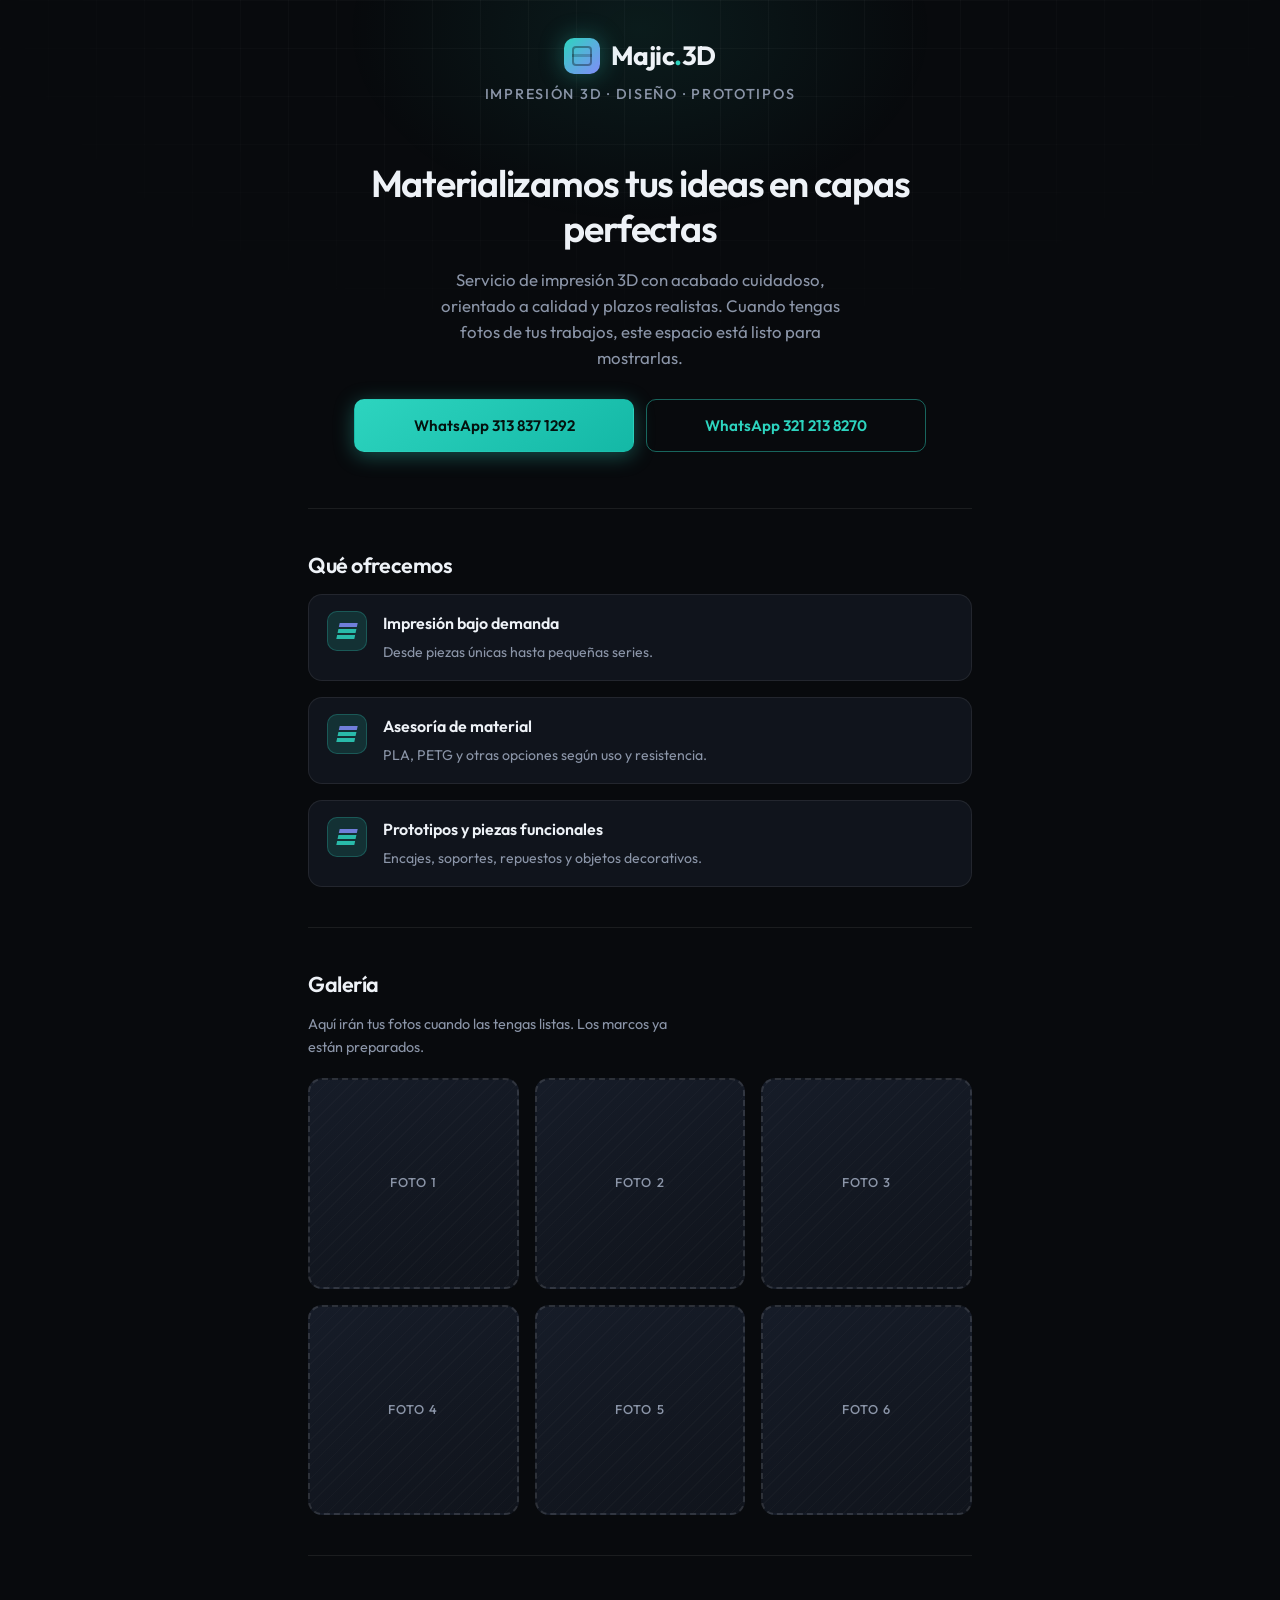
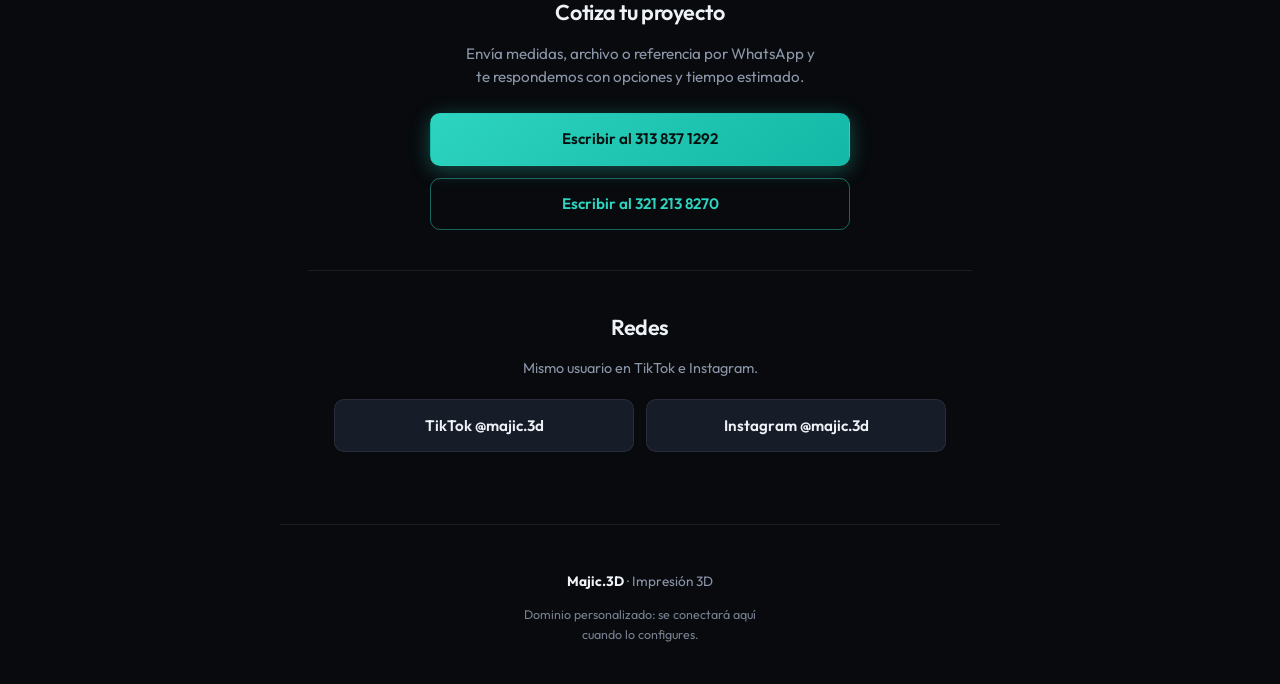
<file: index.html>
<!DOCTYPE html>
<html lang="es">
<head>
  <meta charset="UTF-8" />
  <meta name="viewport" content="width=device-width, initial-scale=1, viewport-fit=cover" />
  <meta name="description" content="Majic.3D — Impresión 3D profesional. Cotiza por WhatsApp." />
  <title>Majic.3D · Impresión 3D</title>
  <link rel="preconnect" href="https://fonts.googleapis.com" />
  <link rel="preconnect" href="https://fonts.gstatic.com" crossorigin />
  <link href="https://fonts.googleapis.com/css2?family=Outfit:wght@300;400;500;600;700&display=swap" rel="stylesheet" />
  <link rel="stylesheet" href="styles.css" />
</head>
<body>
  <div class="bg-grid" aria-hidden="true"></div>
  <div class="bg-glow" aria-hidden="true"></div>

  <header class="site-header">
    <div class="logo">
      <span class="logo-mark" aria-hidden="true"></span>
      <span class="logo-text">Majic<span class="logo-dot">.</span>3D</span>
    </div>
    <p class="tagline">Impresión 3D · Diseño · Prototipos</p>
  </header>

  <main>
    <section class="hero">
      <h1>Materializamos tus ideas en capas perfectas</h1>
      <p class="lead">
        Servicio de impresión 3D con acabado cuidadoso, orientado a calidad y plazos realistas.
        Cuando tengas fotos de tus trabajos, este espacio está listo para mostrarlas.
      </p>
      <div class="hero-actions">
        <a class="btn btn-primary" href="https://wa.me/573138371292" target="_blank" rel="noopener noreferrer">
          WhatsApp 313 837 1292
        </a>
        <a class="btn btn-primary btn-outline" href="https://wa.me/573212138270" target="_blank" rel="noopener noreferrer">
          WhatsApp 321 213 8270
        </a>
      </div>
    </section>

    <section class="section" aria-labelledby="servicios-title">
      <h2 id="servicios-title">Qué ofrecemos</h2>
      <ul class="feature-list">
        <li>
          <span class="feature-icon" aria-hidden="true"></span>
          <div>
            <strong>Impresión bajo demanda</strong>
            <span>Desde piezas únicas hasta pequeñas series.</span>
          </div>
        </li>
        <li>
          <span class="feature-icon" aria-hidden="true"></span>
          <div>
            <strong>Asesoría de material</strong>
            <span>PLA, PETG y otras opciones según uso y resistencia.</span>
          </div>
        </li>
        <li>
          <span class="feature-icon" aria-hidden="true"></span>
          <div>
            <strong>Prototipos y piezas funcionales</strong>
            <span>Encajes, soportes, repuestos y objetos decorativos.</span>
          </div>
        </li>
      </ul>
    </section>

    <section class="section gallery-section" aria-labelledby="galeria-title">
      <h2 id="galeria-title">Galería</h2>
      <p class="section-note">Aquí irán tus fotos cuando las tengas listas. Los marcos ya están preparados.</p>
      <div class="gallery-grid">
        <div class="photo-slot"><span class="slot-label">Foto 1</span></div>
        <div class="photo-slot"><span class="slot-label">Foto 2</span></div>
        <div class="photo-slot"><span class="slot-label">Foto 3</span></div>
        <div class="photo-slot"><span class="slot-label">Foto 4</span></div>
        <div class="photo-slot"><span class="slot-label">Foto 5</span></div>
        <div class="photo-slot"><span class="slot-label">Foto 6</span></div>
      </div>
    </section>

    <section class="section cta-section">
      <h2>Cotiza tu proyecto</h2>
      <p>Envía medidas, archivo o referencia por WhatsApp y te respondemos con opciones y tiempo estimado.</p>
      <div class="stack-actions">
        <a class="btn btn-primary btn-block" href="https://wa.me/573138371292" target="_blank" rel="noopener noreferrer">
          Escribir al 313 837 1292
        </a>
        <a class="btn btn-primary btn-block btn-outline" href="https://wa.me/573212138270" target="_blank" rel="noopener noreferrer">
          Escribir al 321 213 8270
        </a>
      </div>
    </section>

    <section class="section social-section" aria-labelledby="redes-title">
      <h2 id="redes-title">Redes</h2>
      <p class="section-note">Mismo usuario en TikTok e Instagram.</p>
      <div class="social-row">
        <a class="btn btn-social tiktok" href="https://www.tiktok.com/@majic.3d" target="_blank" rel="noopener noreferrer">
          TikTok @majic.3d
        </a>
        <a class="btn btn-social instagram" href="https://www.instagram.com/majic.3d/" target="_blank" rel="noopener noreferrer">
          Instagram @majic.3d
        </a>
      </div>
    </section>
  </main>

  <footer class="site-footer">
    <p><strong>Majic.3D</strong> · Impresión 3D</p>
    <p class="footer-domain">Dominio personalizado: se conectará aquí cuando lo configures.</p>
  </footer>
</body>
</html>
</file>
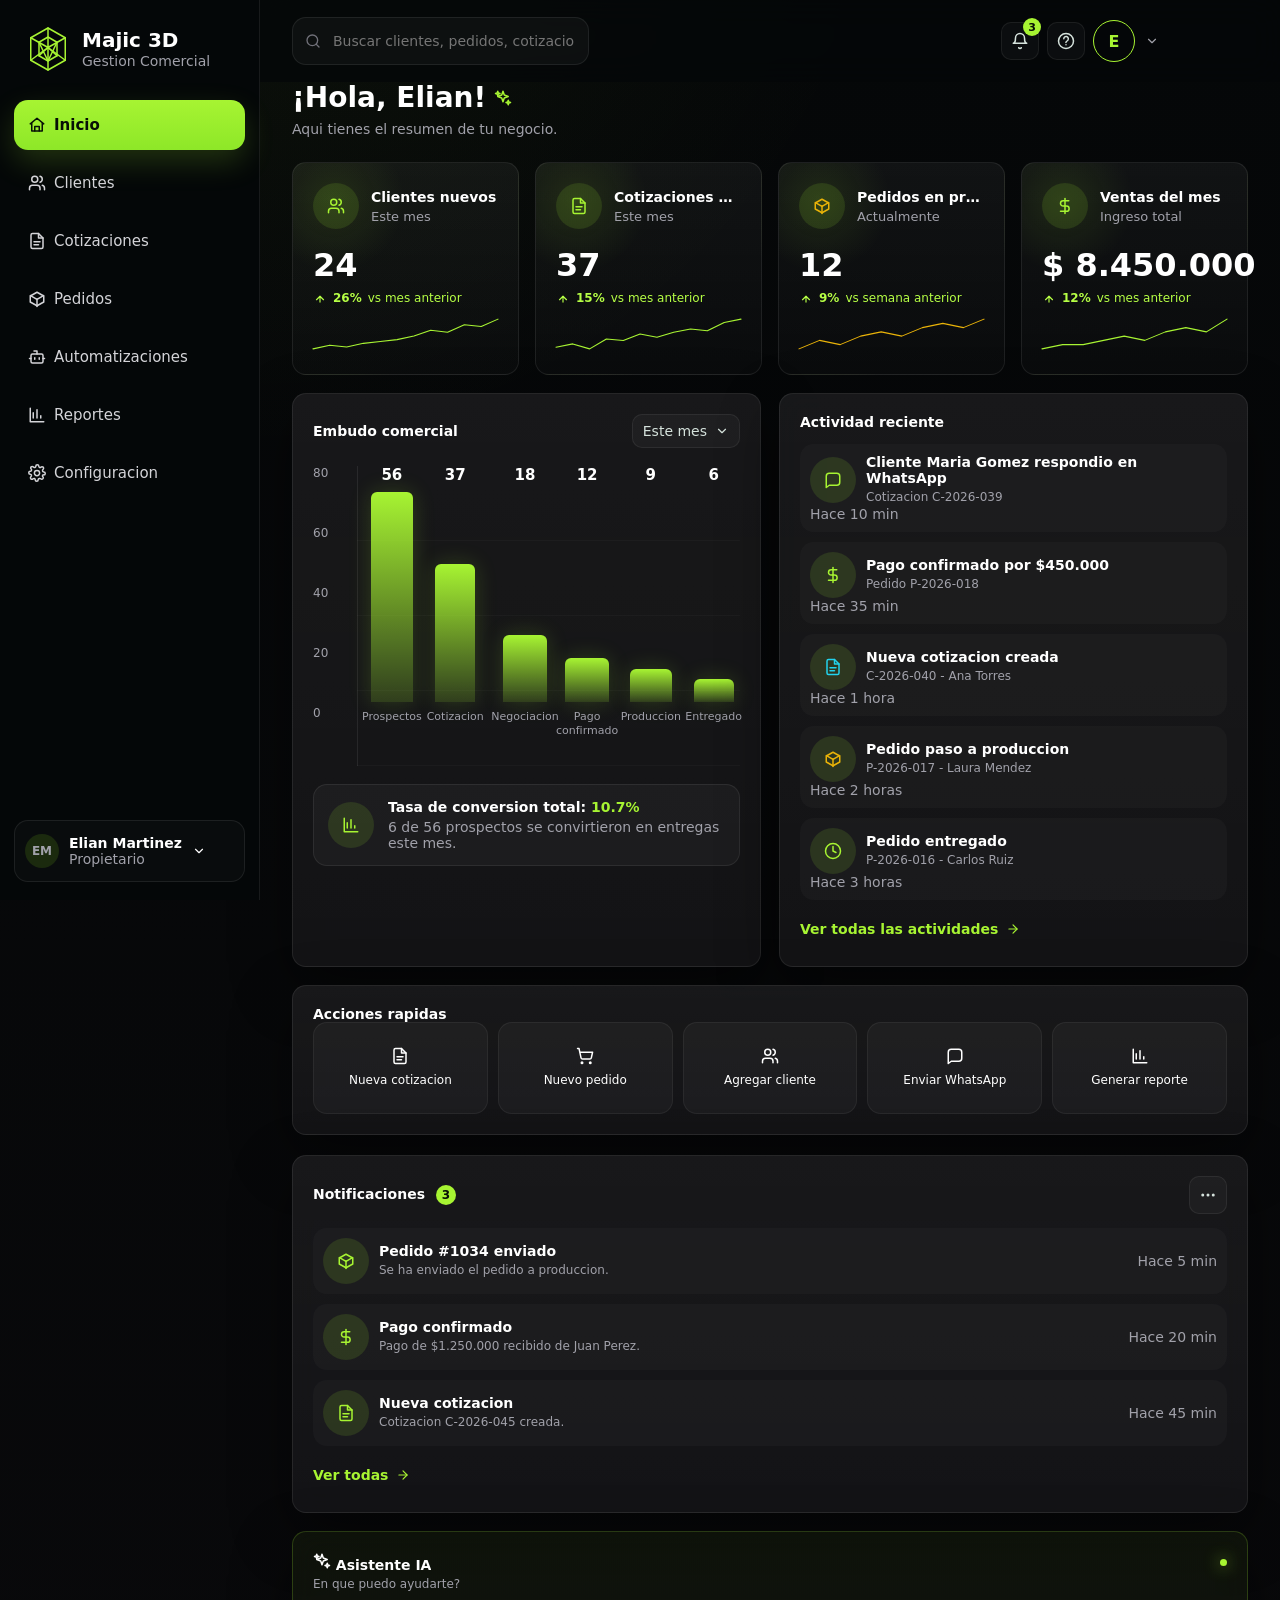
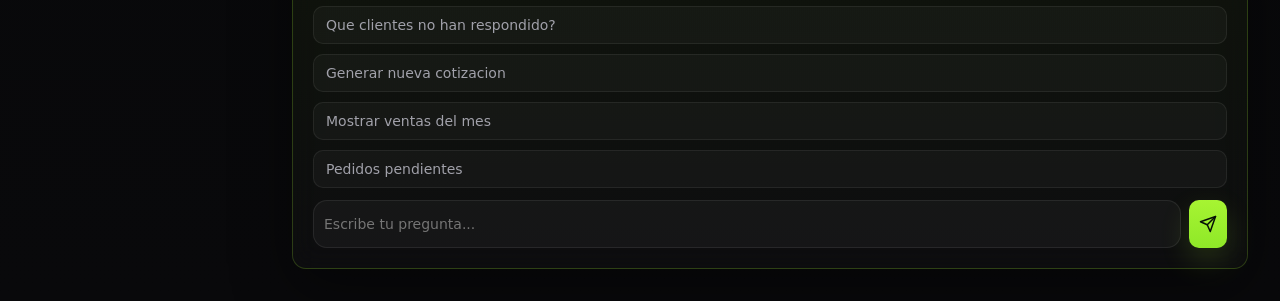
<file: doker/n8n/dashboard/index.html>
<!doctype html>
<html lang="es">
  <head>
    <meta charset="utf-8" />
    <meta name="viewport" content="width=device-width, initial-scale=1" />
    <meta name="theme-color" content="#050807" />
    <title>Majic 3D - Gestion Comercial</title>
    <link rel="stylesheet" href="./styles.css" />
  </head>
  <body>
    <div id="app" class="app-shell"></div>
    <script src="./app.js"></script>
  </body>
</html>
</file>
<file: styles.css>
/* Majic.3D — minimal, mobile-first, sin imágenes */

:root {
  --bg-deep: #080a0d;
  --bg-card: #10141c;
  --bg-elevated: #161c28;
  --border: rgba(255, 255, 255, 0.08);
  --text: #eef2f7;
  --text-muted: #8b95a8;
  --accent: #2dd4bf;
  --accent-dim: rgba(45, 212, 191, 0.15);
  --accent-glow: rgba(45, 212, 191, 0.35);
  --violet: #818cf8;
  --radius: 14px;
  --radius-sm: 10px;
  --font: "Outfit", system-ui, sans-serif;
  --safe-bottom: env(safe-area-inset-bottom, 0px);
  --tap-min: min(100%, 420px);
}

*,
*::before,
*::after {
  box-sizing: border-box;
}

html {
  scroll-behavior: smooth;
}

body {
  margin: 0;
  min-height: 100dvh;
  font-family: var(--font);
  font-weight: 400;
  color: var(--text);
  background: var(--bg-deep);
  line-height: 1.55;
  -webkit-font-smoothing: antialiased;
  padding-bottom: calc(1.5rem + var(--safe-bottom));
}

.bg-grid {
  position: fixed;
  inset: 0;
  z-index: 0;
  background-image:
    linear-gradient(rgba(255, 255, 255, 0.03) 1px, transparent 1px),
    linear-gradient(90deg, rgba(255, 255, 255, 0.03) 1px, transparent 1px);
  background-size: 48px 48px;
  mask-image: radial-gradient(ellipse 80% 60% at 50% 0%, black 20%, transparent 70%);
  pointer-events: none;
}

.bg-glow {
  position: fixed;
  top: -20%;
  left: 50%;
  transform: translateX(-50%);
  width: min(90vw, 640px);
  height: 420px;
  background: radial-gradient(ellipse, var(--accent-glow) 0%, transparent 65%);
  opacity: 0.25;
  z-index: 0;
  pointer-events: none;
}

.site-header,
main,
.site-footer {
  position: relative;
  z-index: 1;
  width: 100%;
  max-width: 720px;
  margin-left: auto;
  margin-right: auto;
  padding-left: clamp(1rem, 5vw, 1.75rem);
  padding-right: clamp(1rem, 5vw, 1.75rem);
}

.site-header {
  padding-top: clamp(1.5rem, 5vw, 2.25rem);
  padding-bottom: 0.5rem;
  text-align: center;
}

.logo {
  display: inline-flex;
  align-items: center;
  gap: 0.65rem;
  margin-bottom: 0.35rem;
}

.logo-mark {
  width: 36px;
  height: 36px;
  border-radius: 10px;
  background: linear-gradient(135deg, var(--accent) 0%, var(--violet) 100%);
  box-shadow: 0 0 24px var(--accent-glow);
  position: relative;
}

.logo-mark::after {
  content: "";
  position: absolute;
  inset: 8px;
  border: 2px solid rgba(0, 0, 0, 0.35);
  border-radius: 4px;
  background: linear-gradient(
    180deg,
    transparent 40%,
    rgba(0, 0, 0, 0.2) 40%,
    rgba(0, 0, 0, 0.2) 55%,
    transparent 55%
  );
}

.logo-text {
  font-size: clamp(1.35rem, 4.5vw, 1.65rem);
  font-weight: 700;
  letter-spacing: -0.02em;
}

.logo-dot {
  color: var(--accent);
}

.tagline {
  margin: 0;
  font-size: clamp(0.8rem, 2.8vw, 0.9rem);
  color: var(--text-muted);
  font-weight: 500;
  letter-spacing: 0.12em;
  text-transform: uppercase;
}

.hero {
  padding: clamp(1.75rem, 6vw, 3rem) 0 clamp(2rem, 7vw, 3.5rem);
  text-align: center;
}

.hero h1 {
  margin: 0 0 1rem;
  font-size: clamp(1.65rem, 6vw, 2.35rem);
  font-weight: 600;
  line-height: 1.2;
  letter-spacing: -0.03em;
  max-width: 22ch;
  margin-left: auto;
  margin-right: auto;
}

.lead {
  margin: 0 auto 1.75rem;
  max-width: 38ch;
  color: var(--text-muted);
  font-size: clamp(0.95rem, 3.2vw, 1.05rem);
  font-weight: 400;
}

.hero-actions {
  display: flex;
  flex-direction: column;
  align-items: stretch;
  gap: 0.75rem;
  width: 100%;
  max-width: var(--tap-min);
  margin: 0 auto;
}

@media (min-width: 480px) {
  .hero-actions {
    flex-direction: row;
    flex-wrap: wrap;
    justify-content: center;
    max-width: none;
  }

  .hero-actions .btn {
    flex: 1 1 calc(50% - 0.5rem);
    min-width: 200px;
    max-width: 280px;
  }
}

.btn {
  display: inline-flex;
  align-items: center;
  justify-content: center;
  min-height: 48px;
  padding: 0.85rem 1.25rem;
  font-family: var(--font);
  font-size: clamp(0.9rem, 2.8vw, 0.95rem);
  font-weight: 600;
  text-decoration: none;
  border-radius: var(--radius-sm);
  border: 1px solid transparent;
  cursor: pointer;
  transition: transform 0.15s ease, box-shadow 0.2s ease, background 0.2s ease, border-color 0.2s ease;
  text-align: center;
  -webkit-tap-highlight-color: transparent;
}

.btn:active {
  transform: scale(0.98);
}

.btn-primary {
  background: linear-gradient(145deg, #2dd4bf 0%, #14b8a6 100%);
  color: #04120f;
  box-shadow: 0 4px 20px rgba(45, 212, 191, 0.35);
}

.btn-primary:hover {
  box-shadow: 0 6px 28px rgba(45, 212, 191, 0.45);
}

.btn-outline {
  background: transparent;
  color: var(--accent);
  border-color: rgba(45, 212, 191, 0.45);
  box-shadow: none;
}

.btn-outline:hover {
  background: var(--accent-dim);
  border-color: var(--accent);
}

.btn-block {
  width: 100%;
  max-width: var(--tap-min);
  margin-left: auto;
  margin-right: auto;
}

.section {
  padding: clamp(1.75rem, 5vw, 2.5rem) 0;
  border-top: 1px solid var(--border);
}

.section h2 {
  margin: 0 0 0.75rem;
  font-size: clamp(1.15rem, 4vw, 1.35rem);
  font-weight: 600;
  letter-spacing: -0.02em;
}

.section-note {
  margin: 0 0 1.25rem;
  font-size: 0.9rem;
  color: var(--text-muted);
  max-width: 40ch;
}

.feature-list {
  list-style: none;
  margin: 0;
  padding: 0;
  display: flex;
  flex-direction: column;
  gap: 1rem;
}

.feature-list li {
  display: flex;
  gap: 1rem;
  align-items: flex-start;
  padding: 1rem 1.15rem;
  background: var(--bg-card);
  border: 1px solid var(--border);
  border-radius: var(--radius);
}

.feature-icon {
  flex-shrink: 0;
  width: 40px;
  height: 40px;
  border-radius: 10px;
  background: var(--accent-dim);
  border: 1px solid rgba(45, 212, 191, 0.25);
  position: relative;
}

.feature-icon::before {
  content: "";
  position: absolute;
  left: 50%;
  top: 50%;
  width: 18px;
  height: 4px;
  background: var(--accent);
  transform: translate(-50%, -50%) skewX(-12deg);
  box-shadow: 0 6px 0 var(--accent), 0 -6px 0 var(--violet);
  opacity: 0.85;
}

.feature-list strong {
  display: block;
  font-weight: 600;
  margin-bottom: 0.2rem;
}

.feature-list span:last-child {
  font-size: 0.88rem;
  color: var(--text-muted);
}

.gallery-grid {
  display: grid;
  grid-template-columns: repeat(2, 1fr);
  gap: clamp(0.65rem, 2.5vw, 1rem);
}

@media (min-width: 540px) {
  .gallery-grid {
    grid-template-columns: repeat(3, 1fr);
  }
}

.photo-slot {
  aspect-ratio: 1;
  border-radius: var(--radius);
  border: 2px dashed rgba(255, 255, 255, 0.12);
  background: linear-gradient(160deg, var(--bg-elevated) 0%, var(--bg-card) 100%);
  display: flex;
  align-items: center;
  justify-content: center;
  position: relative;
  overflow: hidden;
}

.photo-slot::before {
  content: "";
  position: absolute;
  inset: 0;
  background: repeating-linear-gradient(
    -45deg,
    transparent,
    transparent 8px,
    rgba(255, 255, 255, 0.02) 8px,
    rgba(255, 255, 255, 0.02) 9px
  );
  pointer-events: none;
}

.slot-label {
  font-size: clamp(0.72rem, 2.5vw, 0.8rem);
  font-weight: 500;
  color: var(--text-muted);
  text-transform: uppercase;
  letter-spacing: 0.08em;
  z-index: 1;
}

.cta-section {
  text-align: center;
}

.cta-section p {
  margin: 0 auto 1.5rem;
  max-width: 36ch;
  color: var(--text-muted);
  font-size: 0.95rem;
}

.stack-actions {
  display: flex;
  flex-direction: column;
  gap: 0.75rem;
  align-items: center;
  width: 100%;
}

.social-section {
  text-align: center;
}

.social-section .section-note {
  margin-left: auto;
  margin-right: auto;
}

.social-row {
  display: flex;
  flex-direction: column;
  gap: 0.75rem;
  width: 100%;
  max-width: var(--tap-min);
  margin: 0 auto;
}

@media (min-width: 480px) {
  .social-row {
    flex-direction: row;
    flex-wrap: wrap;
    justify-content: center;
    max-width: none;
  }

  .social-row .btn-social {
    flex: 1 1 calc(50% - 0.5rem);
    min-width: 200px;
    max-width: 300px;
  }
}

.btn-social {
  background: var(--bg-elevated);
  color: var(--text);
  border: 1px solid var(--border);
  font-weight: 600;
}

.btn-social:hover {
  border-color: rgba(255, 255, 255, 0.18);
  background: #1a2230;
}

.btn-social.tiktok:hover {
  border-color: rgba(254, 44, 85, 0.45);
  box-shadow: 0 0 0 1px rgba(254, 44, 85, 0.12);
}

.btn-social.instagram:hover {
  border-color: rgba(225, 48, 108, 0.45);
  box-shadow: 0 0 0 1px rgba(225, 48, 108, 0.12);
}

.site-footer {
  margin-top: 2rem;
  padding-top: 2rem;
  padding-bottom: 1rem;
  text-align: center;
  border-top: 1px solid var(--border);
  font-size: 0.85rem;
  color: var(--text-muted);
}

.site-footer strong {
  color: var(--text);
}

.footer-domain {
  margin: 0.5rem 0 0;
  font-size: 0.78rem;
  opacity: 0.85;
  max-width: 32ch;
  margin-left: auto;
  margin-right: auto;
}
</file>
<file: doker/n8n/dashboard/styles.css>
:root {
  color-scheme: dark;
  --bg: #09090b;
  --bg-2: #0c1010;
  --surface: #111114;
  --surface-2: #151518;
  --surface-3: #18181b;
  --line: rgba(255, 255, 255, 0.08);
  --line-strong: rgba(167, 244, 50, 0.34);
  --text: #ffffff;
  --muted: #a1a1aa;
  --muted-2: #71717a;
  --accent: #a7f432;
  --accent-2: #b6ff45;
  --accent-soft: rgba(167, 244, 50, 0.12);
  --cyan: #22d3ee;
  --cyan-soft: rgba(34, 211, 238, 0.13);
  --violet: #8b5cf6;
  --violet-soft: rgba(139, 92, 246, 0.14);
  --amber: #eab308;
  --amber-soft: rgba(234, 179, 8, 0.14);
  --red: #ef4444;
  --red-soft: rgba(239, 68, 68, 0.13);
  --green-soft: rgba(34, 197, 94, 0.14);
  --shadow: 0 20px 60px rgba(0, 0, 0, 0.42);
  --radius: 14px;
  --radius-sm: 10px;
  --sidebar: 260px;
}

* {
  box-sizing: border-box;
}

html {
  background: var(--bg);
}

body {
  margin: 0;
  min-width: 320px;
  min-height: 100vh;
  background: var(--bg);
  color: var(--text);
  font-family: Inter, ui-sans-serif, system-ui, -apple-system, BlinkMacSystemFont, "Segoe UI", sans-serif;
  font-size: 14px;
}

button,
input,
select,
textarea {
  font: inherit;
}

button {
  border: 0;
}

button,
select,
input {
  color: inherit;
}

button:focus-visible,
input:focus-visible,
select:focus-visible,
textarea:focus-visible {
  outline: 2px solid rgba(156, 255, 25, 0.75);
  outline-offset: 2px;
}

.app-shell {
  display: grid;
  grid-template-columns: var(--sidebar) minmax(0, 1fr);
  min-height: 100vh;
  background:
    radial-gradient(circle at 20% -10%, rgba(167, 244, 50, 0.05), transparent 28%),
    linear-gradient(180deg, #050708 0%, #09090b 100%);
}

.sidebar {
  position: sticky;
  top: 0;
  z-index: 40;
  display: flex;
  flex-direction: column;
  height: 100vh;
  padding: 18px 14px;
  border-right: 1px solid var(--line);
  background: rgba(5, 8, 9, 0.96);
}

.brand {
  display: flex;
  align-items: center;
  gap: 10px;
  min-height: 62px;
  margin-bottom: 20px;
  padding: 0 10px;
}

.brand-mark {
  display: grid;
  place-items: center;
  width: 48px;
  height: 48px;
  border: 0;
  border-radius: 0;
  color: var(--accent);
  background: transparent;
  box-shadow: none;
}

.brand-logo {
  width: 48px;
  height: 48px;
  fill: none;
  stroke: currentColor;
  stroke-width: 2;
  stroke-linecap: round;
  stroke-linejoin: round;
}

.brand-title {
  display: grid;
  gap: 2px;
  min-width: 0;
}

.brand-title strong {
  font-size: 20px;
  line-height: 1.1;
}

.brand-title span,
.user-card span,
.page-kicker,
.card-eyebrow,
.muted,
.table-meta,
.metric-label,
.timeline-time,
.nav-section {
  color: var(--muted);
}

.nav-section {
  margin: 10px 8px 8px;
  font-size: 11px;
}

.sidebar-nav {
  display: grid;
  gap: 8px;
}

.nav-button,
.ghost-button,
.primary-button,
.icon-button,
.segment-button,
.action-tile,
.pagination-button {
  display: inline-flex;
  align-items: center;
  justify-content: center;
  gap: 8px;
  min-height: 36px;
  border-radius: var(--radius);
  cursor: pointer;
  transition: transform 160ms ease, border-color 160ms ease, background 160ms ease, color 160ms ease;
}

.nav-button {
  justify-content: flex-start;
  width: 100%;
  min-height: 50px;
  padding: 0 14px;
  background: transparent;
  color: #d4d4d8;
  font-size: 15px;
}

.nav-button:hover {
  background: rgba(255, 255, 255, 0.04);
  color: var(--text);
}

.nav-button.active {
  background: linear-gradient(180deg, var(--accent), #8ee728);
  color: #071006;
  font-weight: 750;
  box-shadow: 0 12px 30px rgba(167, 244, 50, 0.18);
}

.sidebar-spacer {
  flex: 1;
}

.user-card {
  display: flex;
  align-items: center;
  gap: 10px;
  min-height: 62px;
  padding: 10px;
  border: 1px solid var(--line);
  border-radius: var(--radius);
  background: rgba(255, 255, 255, 0.025);
}

.user-card strong,
.entity-title,
.detail-title,
.card-title,
.order-card strong {
  display: block;
  min-width: 0;
  overflow: hidden;
  text-overflow: ellipsis;
  white-space: nowrap;
}

.workspace {
  min-width: 0;
}

.topbar {
  position: sticky;
  top: 0;
  z-index: 30;
  display: grid;
  grid-template-columns: auto minmax(260px, 560px) auto;
  align-items: center;
  gap: 16px;
  min-height: 82px;
  padding: 16px 32px;
  border-bottom: 0;
  background: rgba(5, 8, 9, 0.74);
  backdrop-filter: blur(16px);
}

.mobile-menu {
  display: none;
}

.global-search {
  position: relative;
  width: min(560px, 100%);
}

.global-search .icon {
  position: absolute;
  left: 13px;
  top: 50%;
  width: 16px;
  height: 16px;
  transform: translateY(-50%);
  color: var(--muted-2);
  pointer-events: none;
}

.global-search input,
.field,
select.field,
textarea.field {
  width: 100%;
  min-height: 48px;
  border: 1px solid var(--line);
  border-radius: var(--radius);
  background: rgba(255, 255, 255, 0.035);
  color: var(--text);
}

.global-search input {
  padding: 0 14px 0 40px;
}

.field,
select.field,
textarea.field {
  padding: 9px 10px;
}

.topbar-tools {
  display: flex;
  align-items: center;
  justify-content: flex-end;
  gap: 8px;
}

.content {
  width: min(1660px, 100%);
  margin: 0 auto;
  padding: 0 32px 32px;
}

.page-header {
  display: flex;
  align-items: flex-start;
  justify-content: space-between;
  gap: 18px;
  margin-bottom: 22px;
}

.dashboard-hero {
  margin: 0 0 22px;
  padding-top: 0;
}

.page-title-group {
  min-width: 0;
}

.page-title {
  display: flex;
  align-items: center;
  gap: 8px;
  margin: 0;
  font-size: 28px;
  line-height: 1.12;
  letter-spacing: 0;
}

.title-accent {
  color: var(--accent);
}

.page-subtitle {
  max-width: 760px;
  margin: 6px 0 0;
  color: var(--muted);
  line-height: 1.5;
}

.page-actions,
.toolbar,
.table-actions,
.detail-actions,
.quick-actions-row,
.segmented,
.pagination {
  display: flex;
  align-items: center;
  gap: 8px;
  flex-wrap: wrap;
}

.card,
.detail-panel,
.chart-panel,
.kanban-column,
.settings-panel {
  border: 1px solid var(--line);
  border-radius: var(--radius);
  background:
    linear-gradient(180deg, rgba(255, 255, 255, 0.045), rgba(255, 255, 255, 0.018)),
    rgba(17, 17, 20, 0.78);
  box-shadow: var(--shadow);
  backdrop-filter: blur(12px);
}

.card,
.chart-panel,
.settings-panel {
  padding: 20px;
}

.card:hover,
.chart-panel:hover,
.order-card:hover,
.action-tile:hover,
.kpi-card:hover,
.settings-panel:hover {
  transform: translateY(-2px);
  border-color: var(--line-strong);
}

.kpi-grid {
  display: grid;
  grid-template-columns: repeat(4, minmax(0, 1fr));
  gap: 16px;
  margin-bottom: 18px;
}

.kpi-grid.five {
  grid-template-columns: repeat(5, minmax(0, 1fr));
}

.kpi-card {
  min-height: 156px;
  padding: 20px;
  border: 1px solid var(--line);
  border-radius: var(--radius);
  background:
    radial-gradient(circle at 18% 18%, rgba(167, 244, 50, 0.1), transparent 28%),
    linear-gradient(180deg, rgba(255, 255, 255, 0.05), rgba(255, 255, 255, 0.018));
  transition: transform 160ms ease, border-color 160ms ease;
}

.kpi-head,
.card-head,
.detail-head,
.table-head,
.list-row,
.notification-item,
.timeline-item,
.product-row,
.saved-report,
.metric-row,
.setting-row {
  display: flex;
  align-items: center;
  justify-content: space-between;
  gap: 12px;
}

.kpi-head {
  justify-content: flex-start;
  align-items: center;
}

.kpi-icon,
.entity-icon,
.activity-icon,
.notification-icon,
.automation-icon,
.report-icon {
  display: grid;
  place-items: center;
  width: 46px;
  height: 46px;
  flex: 0 0 46px;
  border-radius: 999px;
  color: var(--accent);
  background: var(--accent-soft);
}

.kpi-copy {
  display: grid;
  gap: 4px;
  min-width: 0;
}

.kpi-copy strong {
  overflow: hidden;
  color: var(--text);
  font-size: 14px;
  font-weight: 650;
  text-overflow: ellipsis;
  white-space: nowrap;
}

.kpi-copy span {
  color: var(--muted);
  font-size: 13px;
}

.kpi-value {
  margin-top: 20px;
  font-size: 32px;
  font-weight: 780;
  line-height: 1;
}

.kpi-trend {
  display: flex;
  align-items: center;
  gap: 6px;
  margin-top: 10px;
  color: var(--accent-2);
  font-size: 12px;
  font-weight: 500;
}

.kpi-trend.negative {
  color: #ff6b6b;
}

.sparkline {
  width: 100%;
  height: 34px;
  margin-top: 12px;
  overflow: visible;
}

.topbar-tools .avatar,
.profile-button .avatar {
  width: 42px;
  height: 42px;
  flex-basis: 42px;
  border: 1px solid var(--accent);
  background: transparent;
  font-size: 16px;
}

.profile-button {
  display: inline-flex;
  align-items: center;
  gap: 10px;
  min-height: 44px;
  padding: 0 6px 0 0;
  border: 0;
  background: transparent;
  color: var(--muted);
  cursor: pointer;
}

.icon-button.has-badge {
  position: relative;
}

.icon-button.has-badge span {
  position: absolute;
  right: -3px;
  top: -5px;
  display: grid;
  place-items: center;
  min-width: 18px;
  height: 18px;
  padding: 0 5px;
  border-radius: 999px;
  background: var(--accent);
  color: #071006;
  font-size: 11px;
  font-weight: 800;
}

.sparkline path,
.sparkline polyline {
  fill: none;
  stroke: currentColor;
  stroke-linecap: round;
  stroke-linejoin: round;
}

.sparkline.area path {
  fill: rgba(156, 255, 25, 0.12);
  stroke: none;
}

.tone-cyan { color: var(--cyan); }
.tone-violet { color: var(--violet); }
.tone-amber { color: var(--amber); }
.tone-red { color: #ff6b6b; }
.tone-green { color: var(--accent); }

.dashboard-grid {
  display: grid;
  grid-template-columns: minmax(0, 1fr) 300px;
  gap: 20px;
}

.dashboard-main,
.dashboard-side,
.module-stack,
.detail-stack,
.settings-grid {
  display: grid;
  gap: 18px;
}

.dashboard-two {
  display: grid;
  grid-template-columns: minmax(0, 1fr) minmax(0, 1fr);
  gap: 18px;
}

.pipeline-chart {
  display: grid;
  grid-template-columns: 34px minmax(0, 1fr);
  gap: 10px;
  min-height: 300px;
  margin-top: 18px;
}

.chart-scale {
  display: grid;
  grid-template-rows: repeat(5, 1fr);
  align-items: start;
  color: var(--muted);
  font-size: 12px;
}

.pipeline-bars {
  position: relative;
  display: grid;
  grid-template-columns: repeat(6, minmax(0, 1fr));
  align-items: end;
  gap: 14px;
  min-width: 0;
  padding: 0 4px 28px;
  border-left: 1px solid rgba(255, 255, 255, 0.08);
  background: repeating-linear-gradient(to bottom, transparent 0, transparent calc(25% - 1px), rgba(255, 255, 255, 0.055) 25%);
}

.pipeline-bar-item {
  display: grid;
  grid-template-rows: auto minmax(0, 1fr) auto;
  align-items: end;
  justify-items: center;
  height: 100%;
  min-width: 0;
  color: var(--text);
}

.pipeline-bar-item strong {
  margin-bottom: 8px;
  font-size: 15px;
}

.pipeline-bar {
  display: block;
  width: min(44px, 70%);
  min-height: 10px;
  border-radius: 6px 6px 0 0;
  background: linear-gradient(180deg, var(--accent), rgba(167, 244, 50, 0.18));
  box-shadow: 0 0 22px rgba(167, 244, 50, 0.18);
}

.pipeline-bar-item em {
  max-width: 78px;
  min-height: 28px;
  margin-top: 8px;
  color: var(--muted);
  font-size: 11px;
  font-style: normal;
  line-height: 1.25;
  text-align: center;
}

.conversion-callout {
  display: flex;
  align-items: center;
  gap: 14px;
  margin-top: 18px;
  padding: 14px;
  border: 1px solid var(--line);
  border-radius: var(--radius);
  background: rgba(255, 255, 255, 0.035);
}

.conversion-callout p {
  margin: 4px 0 0;
  color: var(--muted);
}

.funnel {
  display: grid;
  gap: 12px;
  margin-top: 14px;
}

.funnel-row {
  display: grid;
  grid-template-columns: 92px minmax(0, 1fr) 44px;
  align-items: center;
  gap: 10px;
  color: var(--muted);
  font-size: 12px;
}

.funnel-track,
.progress-track {
  overflow: hidden;
  height: 12px;
  border-radius: 999px;
  background: rgba(255, 255, 255, 0.055);
}

.funnel-fill,
.progress-fill {
  display: block;
  height: 100%;
  border-radius: inherit;
  background: linear-gradient(90deg, var(--accent), rgba(156, 255, 25, 0.35));
}

.quick-actions-grid {
  display: grid;
  grid-template-columns: repeat(5, minmax(0, 1fr));
  gap: 10px;
}

.action-tile {
  flex-direction: column;
  min-height: 92px;
  padding: 16px 10px;
  border: 1px solid rgba(255, 255, 255, 0.06);
  background: rgba(255, 255, 255, 0.035);
  color: var(--text);
  text-align: center;
}

.action-tile span {
  font-size: 12px;
  line-height: 1.25;
}

.activity-list,
.notification-list,
.timeline-list,
.product-list,
.saved-list,
.automation-list {
  display: grid;
  gap: 10px;
  margin-top: 14px;
}

.activity-item,
.notification-item,
.timeline-item,
.product-row,
.saved-report,
.metric-row,
.setting-row {
  padding: 10px;
  border-radius: var(--radius);
  background: rgba(255, 255, 255, 0.025);
}

.activity-copy,
.notification-copy,
.timeline-copy,
.entity-copy,
.saved-copy {
  min-width: 0;
}

.activity-copy p,
.notification-copy p,
.timeline-copy p,
.entity-copy p,
.saved-copy p,
.card-copy p {
  margin: 3px 0 0;
  color: var(--muted);
  font-size: 12px;
  line-height: 1.35;
}

.ai-panel {
  border-color: rgba(167, 244, 50, 0.2);
  background: linear-gradient(180deg, rgba(167, 244, 50, 0.05), rgba(255, 255, 255, 0.018));
}

.assistant-prompts {
  display: grid;
  gap: 10px;
  margin-top: 14px;
}

.assistant-prompts .ghost-button {
  justify-content: flex-start;
  min-height: 38px;
  width: 100%;
  color: var(--muted);
}

.online-dot {
  width: 7px;
  height: 7px;
  border-radius: 999px;
  background: var(--accent);
  box-shadow: 0 0 16px rgba(167, 244, 50, 0.8);
}

.count-pill {
  display: inline-flex;
  align-items: center;
  justify-content: center;
  min-width: 20px;
  height: 20px;
  margin-left: 6px;
  border-radius: 999px;
  background: var(--accent);
  color: #071006;
  font-size: 12px;
}

.link-button {
  display: inline-flex;
  align-items: center;
  gap: 8px;
  min-height: 34px;
  margin-top: 12px;
  padding: 0;
  border: 0;
  background: transparent;
  color: var(--accent);
  font-weight: 700;
  cursor: pointer;
}

.ghost-button.compact {
  min-height: 34px;
  padding: 0 10px;
}

.ai-input-row {
  display: grid;
  grid-template-columns: minmax(0, 1fr) 38px;
  gap: 8px;
  margin-top: 12px;
}

.floating-ai {
  display: grid;
  gap: 10px;
  margin-top: 14px;
  padding: 14px 16px;
  border: 1px solid rgba(156, 255, 25, 0.2);
  border-radius: var(--radius);
  background: linear-gradient(135deg, rgba(156, 255, 25, 0.1), rgba(34, 211, 238, 0.06));
  box-shadow: var(--shadow);
}

.assistant-head {
  display: flex;
  align-items: center;
  justify-content: space-between;
  gap: 10px;
  flex-wrap: wrap;
}

.assistant-pill {
  display: inline-flex;
  align-items: center;
  gap: 6px;
  padding: 4px 8px;
  border-radius: 999px;
  background: rgba(255, 255, 255, 0.08);
  color: var(--accent);
  font-size: 11px;
  font-weight: 800;
  text-transform: uppercase;
  letter-spacing: 0.04em;
}

.assistant-tip {
  color: var(--muted);
  font-size: 12px;
}

.floating-ai p {
  margin: 0;
  color: var(--muted);
  line-height: 1.5;
}

.assistant-actions {
  display: flex;
  flex-wrap: wrap;
  gap: 8px;
}

.module-split {
  display: grid;
  grid-template-columns: minmax(0, 1fr) 360px;
  gap: 20px;
  align-items: start;
}

.module-split.wide-detail {
  grid-template-columns: minmax(0, 1fr) 420px;
}

.toolbar {
  justify-content: space-between;
  margin-bottom: 16px;
}

.toolbar-title {
  min-width: 180px;
}

.toolbar-left,
.toolbar-right {
  display: flex;
  align-items: center;
  gap: 8px;
  flex-wrap: wrap;
}

.segmented {
  padding: 4px;
  border: 1px solid var(--line);
  border-radius: var(--radius);
  background: rgba(255, 255, 255, 0.025);
}

.segment-button {
  min-height: 36px;
  padding: 0 12px;
  background: transparent;
  color: var(--muted);
  font-size: 13px;
}

.segment-button.active {
  background: var(--accent);
  color: #081006;
  font-weight: 800;
}

.primary-button {
  min-height: 42px;
  padding: 0 16px;
  border-radius: var(--radius-sm);
  background: linear-gradient(180deg, var(--accent), #8fe828);
  color: #061006;
  font-weight: 760;
  box-shadow: 0 12px 30px rgba(167, 244, 50, 0.16);
}

.primary-button:hover,
.nav-button.active:hover {
  background: var(--accent-2);
}

.ghost-button,
.icon-button,
.pagination-button {
  min-height: 38px;
  border: 1px solid rgba(255, 255, 255, 0.07);
  background: rgba(255, 255, 255, 0.032);
  color: #d5e2dc;
  border-radius: var(--radius-sm);
}

.ghost-button {
  padding: 0 12px;
}

.icon-button {
  width: 38px;
  padding: 0;
}

.compact-select {
  min-height: 42px;
  width: auto;
  min-width: 170px;
  padding: 0 36px 0 12px;
}

.icon-button.has-dot {
  position: relative;
}

.icon-button.has-dot::after {
  content: "";
  position: absolute;
  right: 7px;
  top: 7px;
  width: 7px;
  height: 7px;
  border: 2px solid #07100e;
  border-radius: 999px;
  background: var(--accent);
}

.data-table-wrap {
  overflow: hidden;
  border: 1px solid var(--line);
  border-radius: var(--radius);
  background: rgba(255, 255, 255, 0.018);
}

.data-table {
  width: 100%;
  border-collapse: collapse;
  table-layout: fixed;
}

.data-table th,
.data-table td {
  padding: 15px 12px;
  border-bottom: 1px solid rgba(255, 255, 255, 0.055);
  text-align: left;
  vertical-align: middle;
}

.data-table th {
  color: var(--muted);
  font-size: 12px;
  font-weight: 500;
}

.data-table tr:last-child td {
  border-bottom: 0;
}

.data-table tbody tr {
  transition: background 150ms ease;
}

.data-table tbody tr:hover,
.data-table tbody tr.selected {
  background: rgba(167, 244, 50, 0.07);
}

.contact-inline {
  display: inline-flex;
  align-items: center;
  gap: 6px;
}

.entity-cell {
  display: flex;
  align-items: center;
  gap: 10px;
  min-width: 0;
}

.avatar {
  display: grid;
  place-items: center;
  width: 34px;
  height: 34px;
  flex: 0 0 34px;
  border-radius: 999px;
  background: rgba(156, 255, 25, 0.12);
  color: var(--accent);
  font-size: 12px;
  font-weight: 850;
}

.avatar.violet { background: var(--violet-soft); color: #c8b5ff; }
.avatar.cyan { background: var(--cyan-soft); color: #9befff; }
.avatar.amber { background: var(--amber-soft); color: #ffe58a; }
.avatar.red { background: var(--red-soft); color: #ffb4b4; }

.status-badge {
  display: inline-flex;
  align-items: center;
  justify-content: center;
  gap: 6px;
  min-height: 24px;
  max-width: 100%;
  padding: 3px 8px;
  border-radius: 999px;
  font-size: 11px;
  font-weight: 800;
  white-space: nowrap;
}

.status-badge.success { background: var(--green-soft); color: var(--accent); }
.status-badge.info { background: var(--cyan-soft); color: var(--cyan); }
.status-badge.warning { background: var(--amber-soft); color: #ffd95f; }
.status-badge.error { background: var(--red-soft); color: #ff8b8b; }
.status-badge.neutral { background: rgba(255, 255, 255, 0.07); color: #bcc9c3; }
.status-badge.violet { background: var(--violet-soft); color: #c4b5fd; }

.badge-icon {
  width: 12px;
  height: 12px;
}

.detail-panel {
  position: sticky;
  top: 98px;
  overflow: hidden;
}

.detail-cover {
  height: 64px;
  border-bottom: 1px solid var(--line);
  background: linear-gradient(135deg, rgba(156, 255, 25, 0.14), rgba(34, 211, 238, 0.06), rgba(139, 92, 246, 0.08));
}

.detail-body {
  display: grid;
  gap: 16px;
  padding: 24px 20px 20px;
  position: relative;
}

.panel-close {
  position: absolute;
  right: 12px;
  top: 12px;
  border: 0;
  background: transparent;
}

.detail-head {
  align-items: flex-start;
}

.detail-title {
  margin: 0;
  font-size: 20px;
}

.detail-subtitle {
  margin: 4px 0 0;
  color: var(--muted);
  font-size: 12px;
}

.detail-section {
  display: grid;
  gap: 10px;
  padding-top: 14px;
  border-top: 1px solid rgba(255, 255, 255, 0.06);
}

.detail-section h3,
.card-title,
.chart-title,
.settings-title {
  margin: 0;
  font-size: 14px;
}

.info-grid {
  display: grid;
  gap: 8px;
}

.info-row {
  display: grid;
  grid-template-columns: 130px minmax(0, 1fr);
  gap: 10px;
  color: var(--muted);
  font-size: 12px;
}

.info-row strong {
  min-width: 0;
  overflow: hidden;
  color: var(--text);
  text-overflow: ellipsis;
  white-space: normal;
}

.detail-tabs {
  display: flex;
  gap: 18px;
  overflow-x: auto;
  border-bottom: 1px solid rgba(255, 255, 255, 0.08);
}

.detail-tabs span {
  flex: 0 0 auto;
  padding: 0 0 10px;
  color: var(--muted);
  font-size: 13px;
}

.detail-tabs .active {
  color: var(--text);
  border-bottom: 2px solid var(--accent);
}

.mini-grid {
  display: grid;
  grid-template-columns: repeat(2, minmax(0, 1fr));
  gap: 8px;
}

.mini-tile {
  min-height: 72px;
  padding: 10px;
  border: 1px solid rgba(255, 255, 255, 0.055);
  border-radius: var(--radius);
  background: rgba(255, 255, 255, 0.026);
}

.mini-tile.danger {
  background: linear-gradient(90deg, rgba(239, 68, 68, 0.09), rgba(255, 255, 255, 0.026));
}

.mini-tile strong {
  display: block;
  margin-top: 6px;
  font-size: 16px;
}

.tag-row {
  display: flex;
  flex-wrap: wrap;
  gap: 6px;
}

.tag {
  display: inline-flex;
  align-items: center;
  min-height: 24px;
  padding: 2px 8px;
  border-radius: 999px;
  background: rgba(255, 255, 255, 0.055);
  color: #c9d7d1;
  font-size: 11px;
  font-weight: 700;
}

.product-thumb {
  width: 64px;
  height: 52px;
  flex: 0 0 64px;
  border-radius: 8px;
  object-fit: cover;
  background: rgba(255, 255, 255, 0.06);
}

.totals-box {
  display: grid;
  gap: 2px;
}

.metric-row.total {
  font-size: 16px;
}

.wide-button {
  width: 100%;
  justify-content: space-between;
}

.kanban-grid {
  display: grid;
  grid-template-columns: repeat(5, minmax(180px, 1fr));
  gap: 12px;
}

.kanban-column {
  min-width: 0;
  padding: 12px;
  box-shadow: none;
  min-height: 620px;
}

.kanban-head {
  display: flex;
  align-items: center;
  justify-content: space-between;
  min-height: 32px;
  margin-bottom: 12px;
  color: var(--text);
  font-size: 12px;
  font-weight: 750;
}

.kanban-head span {
  display: inline-flex;
  align-items: center;
  gap: 8px;
}

.kanban-head i {
  width: 10px;
  height: 10px;
  border-radius: 999px;
  background: var(--accent);
}

.kanban-column.standby .kanban-head i { background: var(--amber); }
.kanban-column.production .kanban-head i { background: #0ea5e9; }
.kanban-column.ready .kanban-head i { background: #52f21d; }
.kanban-column.delivered .kanban-head i { background: var(--violet); }
.kanban-column.canceled .kanban-head i { background: #ef4444; }

.kanban-list {
  display: grid;
  gap: 8px;
}

.order-card {
  display: grid;
  gap: 8px;
  min-height: 160px;
  padding: 14px;
  border: 1px solid rgba(255, 255, 255, 0.07);
  border-radius: var(--radius);
  background: rgba(255, 255, 255, 0.032);
  cursor: pointer;
  transition: transform 150ms ease, border-color 150ms ease, background 150ms ease;
}

.order-card.selected {
  border-color: var(--line-strong);
  background: rgba(156, 255, 25, 0.055);
}

.kanban-more {
  width: 100%;
  justify-content: center;
  margin-top: 16px;
}

.order-meta {
  display: flex;
  align-items: center;
  justify-content: space-between;
  gap: 8px;
  color: var(--muted);
  font-size: 12px;
}

.check-list {
  display: grid;
  gap: 8px;
}

.check-item {
  display: flex;
  align-items: center;
  gap: 8px;
  color: var(--muted);
  font-size: 12px;
}

.check-dot {
  display: grid;
  place-items: center;
  width: 18px;
  height: 18px;
  border: 1px solid var(--line);
  border-radius: 999px;
  color: transparent;
}

.check-item.done .check-dot {
  border-color: var(--accent);
  background: var(--accent);
  color: #071006;
}

.automation-row {
  display: grid;
  grid-template-columns: minmax(260px, 1.35fr) 150px 150px 150px 120px;
  gap: 12px;
  align-items: center;
  padding: 14px 16px;
  border-bottom: 1px solid rgba(255, 255, 255, 0.055);
}

.automation-table-head {
  display: grid;
  grid-template-columns: minmax(260px, 1.35fr) 150px 150px 150px 120px;
  gap: 12px;
  padding: 12px 16px;
  color: var(--muted);
  font-size: 12px;
}

.automation-row.selected {
  background: rgba(167, 244, 50, 0.065);
}

.automation-row small {
  display: block;
  margin-top: 4px;
  color: var(--accent);
}

.automation-state {
  display: inline-flex;
  align-items: center;
  gap: 10px;
}

.automation-row:last-child {
  border-bottom: 0;
}

.toggle {
  position: relative;
  width: 42px;
  height: 24px;
  border: 0;
  border-radius: 999px;
  background: rgba(255, 255, 255, 0.13);
  cursor: pointer;
}

.toggle::after {
  content: "";
  position: absolute;
  top: 4px;
  left: 4px;
  width: 16px;
  height: 16px;
  border-radius: 999px;
  background: #d7e5df;
  transition: transform 180ms ease, background 180ms ease;
}

.toggle.active {
  background: var(--accent);
}

.toggle.active::after {
  transform: translateX(18px);
  background: #071006;
}

.reports-grid {
  display: grid;
  grid-template-columns: minmax(0, 1.5fr) 330px;
  gap: 14px;
}

.automation-flow {
  display: grid;
  grid-template-columns: 1fr auto 1fr auto 1fr auto 1fr;
  align-items: stretch;
  gap: 10px;
}

.flow-step {
  display: grid;
  justify-items: center;
  gap: 8px;
  min-width: 0;
  padding: 12px 8px;
  border: 1px solid var(--line);
  border-radius: var(--radius-sm);
  background: rgba(255, 255, 255, 0.03);
  text-align: center;
}

.flow-step strong {
  font-size: 12px;
}

.flow-step span {
  color: var(--muted);
  font-size: 11px;
}

.flow-arrow {
  align-self: center;
  color: var(--muted);
}

.chart-grid {
  display: grid;
  grid-template-columns: repeat(2, minmax(0, 1fr));
  gap: 14px;
}

.bar-chart {
  display: grid;
  grid-template-columns: repeat(var(--bars), minmax(18px, 1fr));
  align-items: end;
  gap: 8px;
  height: 190px;
  margin-top: 18px;
  padding-top: 8px;
}

.bar-item {
  display: grid;
  grid-template-rows: minmax(0, 1fr) 20px;
  align-items: end;
  min-width: 0;
  height: 100%;
}

.bar-fill {
  display: block;
  width: 100%;
  height: calc(var(--h) * 1%);
  min-height: 8px;
  border-radius: 999px 999px 4px 4px;
  background: linear-gradient(180deg, var(--accent), rgba(156, 255, 25, 0.24));
}

.bar-label {
  overflow: hidden;
  color: var(--muted);
  font-size: 11px;
  text-align: center;
  text-overflow: ellipsis;
  white-space: nowrap;
}

.donut-wrap {
  display: grid;
  grid-template-columns: 150px minmax(0, 1fr);
  gap: 18px;
  align-items: center;
  margin-top: 18px;
}

.donut {
  position: relative;
  width: 150px;
  height: 150px;
  border-radius: 999px;
  background: conic-gradient(var(--accent) 0 40%, var(--cyan) 40% 66%, var(--violet) 66% 86%, var(--amber) 86% 100%);
}

.donut::after {
  content: attr(data-label);
  position: absolute;
  inset: 34px;
  display: grid;
  place-items: center;
  border-radius: inherit;
  background: var(--surface);
  color: var(--text);
  font-weight: 850;
  text-align: center;
  white-space: pre-line;
}

.legend-list {
  display: grid;
  gap: 8px;
}

.legend-item {
  display: grid;
  grid-template-columns: 10px minmax(0, 1fr) auto;
  align-items: center;
  gap: 8px;
  color: var(--muted);
  font-size: 12px;
}

.legend-dot {
  width: 10px;
  height: 10px;
  border-radius: 999px;
  background: var(--accent);
}

.line-chart {
  width: 100%;
  height: 190px;
  margin-top: 18px;
  color: var(--accent);
}

.empty-state {
  display: grid;
  place-items: center;
  min-height: 220px;
  padding: 24px;
  color: var(--muted);
  text-align: center;
}

.empty-state strong {
  display: block;
  margin-bottom: 6px;
  color: var(--text);
}

.pagination {
  justify-content: flex-end;
  margin-top: 12px;
}

.pagination-button {
  width: 30px;
  min-height: 30px;
  font-size: 12px;
}

.pagination-button.active {
  background: var(--accent);
  color: #071006;
  font-weight: 850;
}

.toast {
  position: fixed;
  right: 22px;
  bottom: 22px;
  z-index: 80;
  display: flex;
  align-items: center;
  gap: 10px;
  max-width: min(420px, calc(100vw - 32px));
  padding: 12px 14px;
  border: 1px solid var(--line-strong);
  border-radius: var(--radius);
  background: #0b1412;
  box-shadow: var(--shadow);
}

.icon {
  width: 18px;
  height: 18px;
  flex: 0 0 auto;
  stroke: currentColor;
  stroke-width: 2;
  stroke-linecap: round;
  stroke-linejoin: round;
  fill: none;
}

.icon.small {
  width: 14px;
  height: 14px;
}

.desktop-hide {
  display: none;
}

@media (max-width: 1280px) {
  .dashboard-grid,
  .module-split,
  .module-split.wide-detail,
  .reports-grid {
    grid-template-columns: 1fr;
  }

  .detail-panel {
    position: static;
  }

  .kanban-grid {
    grid-template-columns: repeat(3, minmax(180px, 1fr));
  }
}

@media (max-width: 980px) {
  .app-shell {
    grid-template-columns: 1fr;
  }

  .sidebar {
    position: fixed;
    left: 0;
    top: 0;
    width: var(--sidebar);
    transform: translateX(-105%);
    transition: transform 220ms ease;
  }

  .sidebar.open {
    transform: translateX(0);
  }

  .sidebar-backdrop {
    position: fixed;
    inset: 0;
    z-index: 35;
    background: rgba(0, 0, 0, 0.58);
  }

  .mobile-menu,
  .desktop-hide {
    display: inline-flex;
  }

  .topbar {
    grid-template-columns: auto minmax(0, 1fr) auto;
    padding: 10px 14px;
  }

  .content {
    padding: 18px 14px 24px;
  }

  .kpi-grid,
  .dashboard-two,
  .chart-grid {
    grid-template-columns: repeat(2, minmax(0, 1fr));
  }

  .quick-actions-grid {
    grid-template-columns: repeat(3, minmax(0, 1fr));
  }

  .automation-row {
    grid-template-columns: 1fr 100px;
  }

  .automation-row > :nth-child(3),
  .automation-row > :nth-child(4) {
    display: none;
  }
}

@media (max-width: 760px) {
  .topbar {
    gap: 10px;
  }

  .topbar-tools .ghost-button,
  .topbar-tools .hide-compact {
    display: none;
  }

  .page-header {
    flex-direction: column;
    align-items: stretch;
  }

  .page-title {
    font-size: 22px;
  }

  .kpi-grid,
  .dashboard-two,
  .chart-grid,
  .quick-actions-grid,
  .mini-grid,
  .settings-grid {
    grid-template-columns: 1fr;
  }

  .kanban-grid {
    grid-template-columns: 1fr;
  }

  .donut-wrap {
    grid-template-columns: 1fr;
    justify-items: center;
  }

  .data-table,
  .data-table thead,
  .data-table tbody,
  .data-table tr,
  .data-table th,
  .data-table td {
    display: block;
  }

  .data-table thead {
    display: none;
  }

  .data-table tr {
    padding: 10px;
    border-bottom: 1px solid rgba(255, 255, 255, 0.055);
  }

  .data-table td {
    display: grid;
    grid-template-columns: 112px minmax(0, 1fr);
    gap: 10px;
    padding: 8px 0;
    border-bottom: 0;
  }

  .data-table td::before {
    content: attr(data-label);
    color: var(--muted);
    font-size: 12px;
    font-weight: 700;
  }

  .table-actions {
    justify-content: flex-start;
  }
}

@media (max-width: 520px) {
  .content {
    padding: 14px 10px 20px;
  }

  .topbar {
    grid-template-columns: auto 1fr auto;
  }

  .global-search input {
    padding-right: 8px;
  }

  .brand-title,
  .page-actions .ghost-button span,
  .primary-button span.optional,
  .ghost-button span.optional {
    display: none;
  }

  .kpi-card {
    min-height: 126px;
  }

  .pipeline-chart {
    grid-template-columns: 26px minmax(0, 1fr);
    gap: 6px;
  }

  .pipeline-bars {
    min-width: 0;
    gap: 4px;
    padding: 0 0 28px 2px;
  }

  .pipeline-bar {
    width: min(34px, 84%);
  }

  .pipeline-bar-item strong {
    font-size: 12px;
  }

  .pipeline-bar-item em {
    max-width: 46px;
    font-size: 9px;
    line-height: 1.15;
    overflow-wrap: anywhere;
  }

  .info-row {
    grid-template-columns: 1fr;
    gap: 3px;
  }
}
</file>
